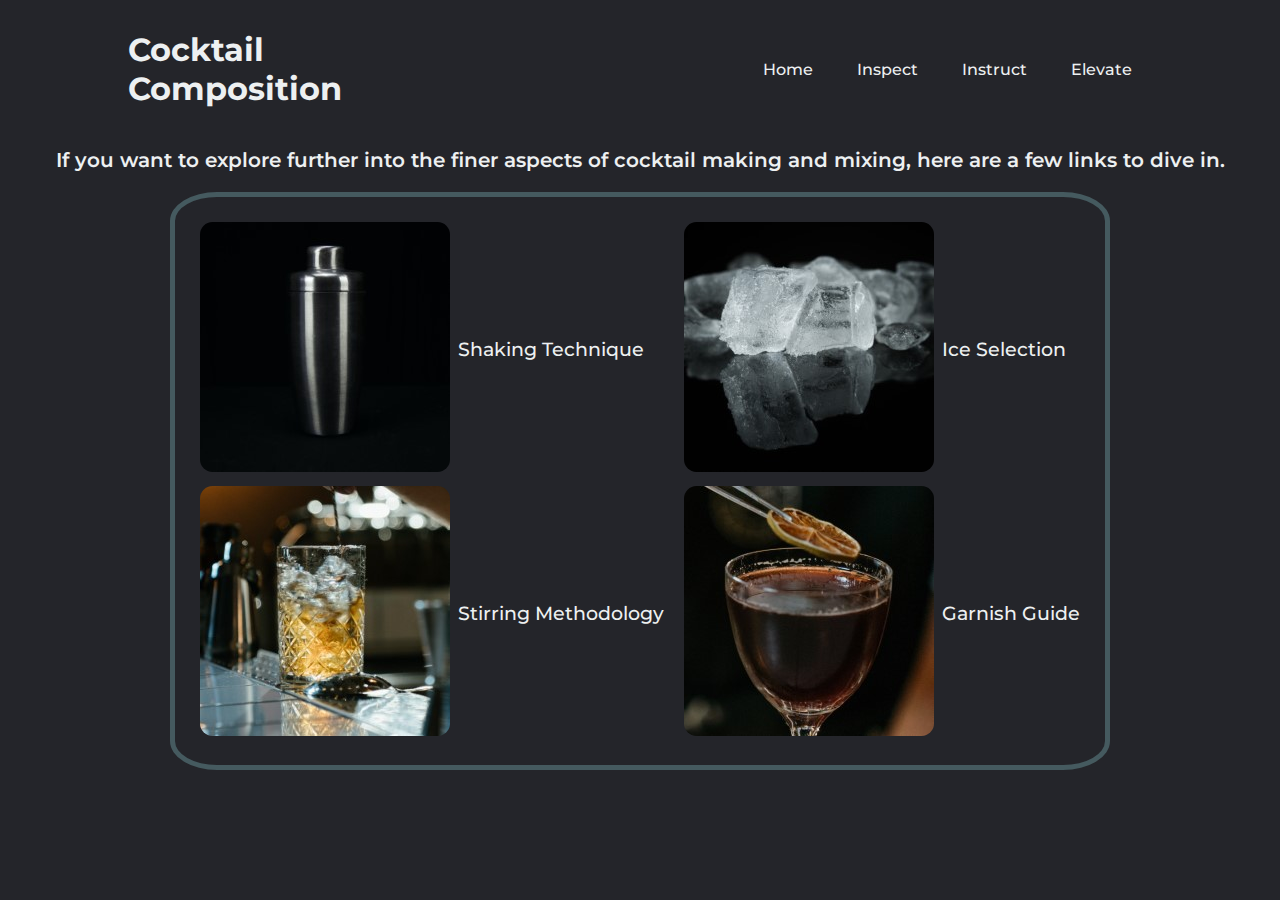
<file: elevate.html>
<!DOCTYPE html>
<html lang="en">
<head>
    <meta charset="UTF-8">
    <meta name="viewport" content="width=device-width, initial-scale=1.0">
    <link rel="stylesheet" type="text/css" href="layout.css">
    <title>Cocktail Composition</title>
</head>
<body>
    <header>
        <div class="title-box">
            <h1>
                Cocktail<br>Composition
            </h1>
        </div>
        <nav>
            <ul class="nav-links">
                <li><a href="/">Home</a></li>
                <li><a href="inspect.html">Inspect</a></li>
                <li><a href="instruct.html">Instruct</a></li>
                <li><a href="elevate.html">Elevate</a></li>
            </ul>
        </nav>
    </header>
    <main>
        <div class="sub-header">
            <p>If you want to explore further into the finer aspects of cocktail making and mixing, here are a few links to dive in. </p>
        </div>
        <div class="super-wrapper">
            <div class="elevate-wrapper">
                <div class="elevate-columns-1">
                    <div class="drink-links">
                        <a href="https://www.youtube.com/watch?v=VRhQKnvli14&ab_channel=Liquor.com">
                            <img src="shaker-tin (Custom) (2).jpg" alt="Cocktail Shaker Tin" class="drink-links-img">
                        </a>
                        <a href="https://www.youtube.com/watch?v=VRhQKnvli14&ab_channel=Liquor.com">
                            <p class="drink-links-descriptor">Shaking Technique</p>
                        </a>
                    </div>
                    <div class="drink-links">
                        <a href="https://www.youtube.com/watch?v=ZJ4JjS10FC8&ab_channel=Liquor.com">
                            <img src="cocktail-stirring (Custom) (2).jpg" alt="Cocktail Stirring" class="drink-links-img">
                        </a>
                        <a href="https://www.youtube.com/watch?v=ZJ4JjS10FC8&ab_channel=Liquor.com">
                            <p class="drink-links-descriptor">Stirring Methodology</p>
                        </a>
                    </div>
                </div>
                <div class="elevate-columns-2">
                    <div class="drink-links">
                        <a href="https://www.masterclass.com/articles/how-to-choose-the-right-cocktail-ice">
                            <img src="cocktail ice (Custom) (2).jpg" alt="Cocktail Ice" class="drink-links-img">
                        </a>
                        <a href="https://www.masterclass.com/articles/how-to-choose-the-right-cocktail-ice">
                            <p class="drink-links-descriptor">Ice Selection</p>
                        </a>
                    </div>
                    <div class="drink-links">
                        <a href="https://www.winemag.com/2021/06/11/cocktail-garnish-guide/">
                            <img src="garnish (Custom) (2).jpg" alt="Cocktail Garnish" class="drink-links-img">
                        </a>
                        <a href="https://www.winemag.com/2021/06/11/cocktail-garnish-guide/">
                            <p class="drink-links-descriptor">Garnish Guide</p>
                        </a>
                    </div>
                </div>
            </div>
        </div>
    </main>
</file>
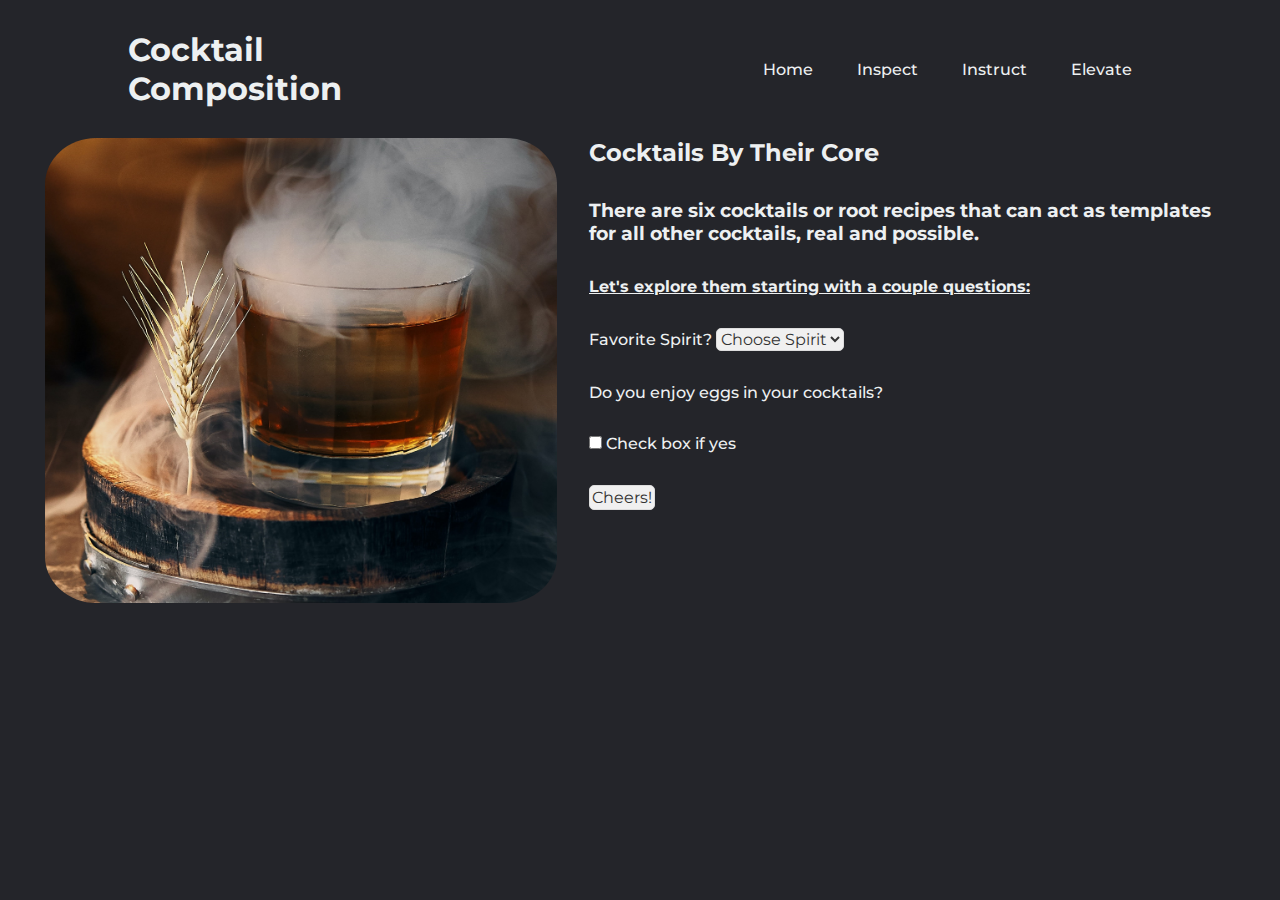
<file: inspect.html>
<!DOCTYPE html>
<html lang="en">
<head>
    <meta charset="UTF-8">
    <meta name="viewport" content="width=device-width, initial-scale=1.0">
    <link rel="stylesheet" type="text/css" href="layout.css">
    <title>Cocktail Composition</title>
</head>
<body>
    <header>
        <div class="title-box">
            <h1>
                Cocktail<br>Composition
            </h1>
        </div>
        <nav>
            <ul class="nav-links">
                <li><a href="/">Home</a></li>
                <li><a href="inspect.html">Inspect</a></li>
                <li><a href="instruct.html">Instruct</a></li>
                <li><a href="elevate.html">Elevate</a></li>
            </ul>
        </nav>
    </header>
    <main class="inspect-wrapper">
        <aside><img class="bg-image2" src="smoky-drink.jpg" alt="Photo by Pylyp Sukhenko on Unsplash.">
        </aside>
        <div class="center-inspect">
            <div class="secondary-title-inspect">
                <h2>Cocktails By Their Core</h2>
            </div>

            <div class="tertiary-title-inspect">
                <h3>There are six cocktails or root recipes that can act as templates<br> for all other cocktails, real and possible.</h3>
            </div>
            <div class="form-styling">
                <form action="instruct.html" method="post">
                    <fieldset>
                        <div class="form-title">
                            <h4>Let's explore them starting with a couple questions:</h4>
                        </div>
                        <div class="dropdown-menu">
                            <label for="favorite-spirit">Favorite Spirit?</label>
                            <select name="user-spirit-choice" id="favorite-spirit" class="select">
                                <option disabled selected>Choose Spirit</option>
                                <option value="whiskey">Whiskey</option>
                                <option value="gin">Gin</option>
                                <option value="rum">Rum</option>
                                <option value="brandy">Brandy</option>
                                <option value="vodka">Vodka</option>
                            </select>
                        </div>
                        <div class="egg-question">
                            Do you enjoy eggs in your cocktails?
                        </div>
                        <div class="egg-question">
                            <input type="checkbox" id="egg" name="egg" class="egg-checkbox">
                            <label for="egg">Check box if yes</label>
                        </div>
                    </fieldset>
                    <a href="instruct.html">
                        <button class="cheers-styled" type="button">
                            Cheers!
                        </button>
                    </a>
                </form>
            </div>
        </div>
    </main>
</file>
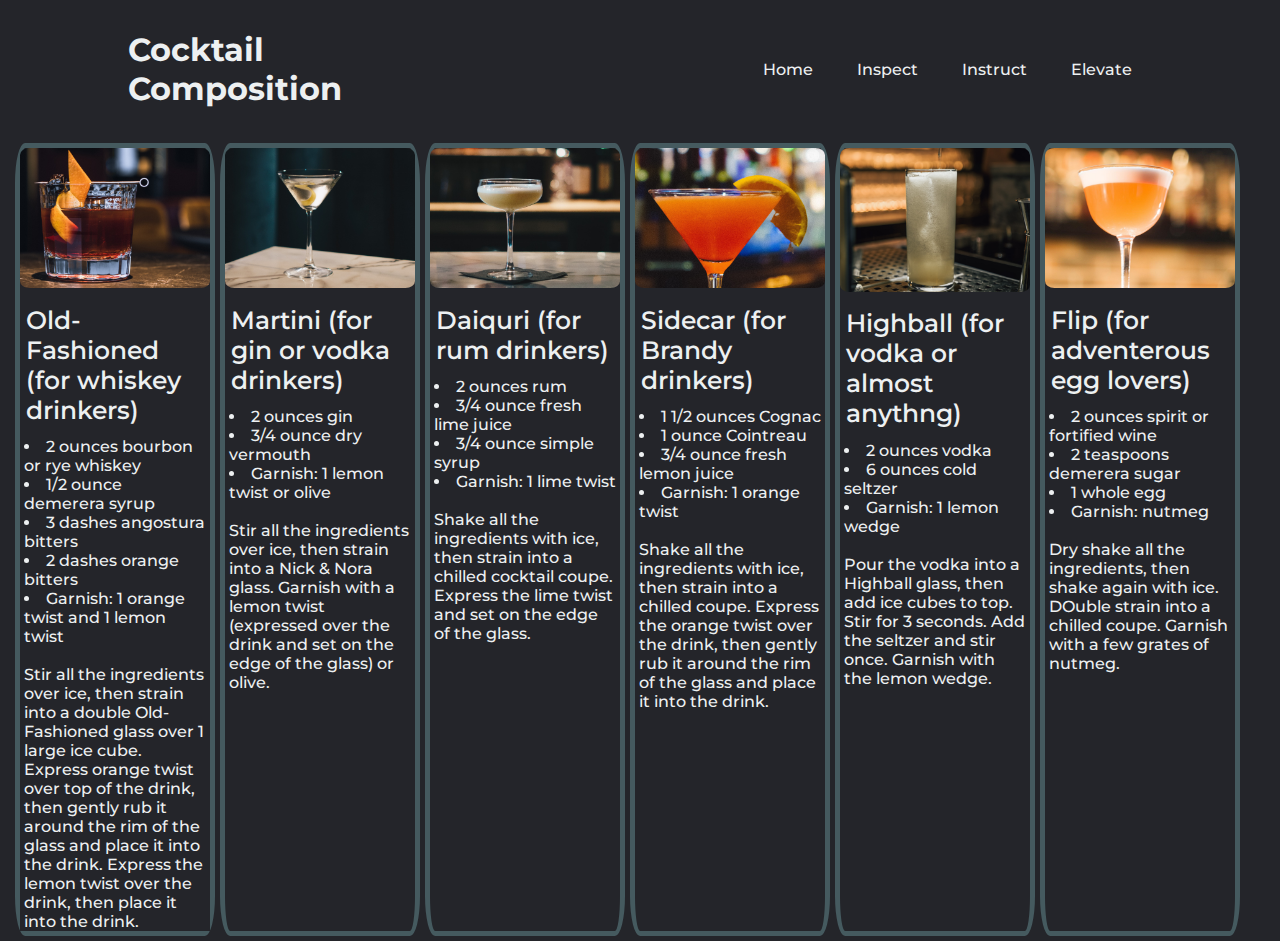
<file: instruct.html>
<!DOCTYPE html>
<html lang="en">
<head>
    <meta charset="UTF-8">
    <meta name="viewport" content="width=device-width, initial-scale=1.0">
    <link rel="stylesheet" type="text/css" href="layout.css">
    <title>Cocktail Composition</title>
</head>
<body>
    <header>
        <div class="title-box">
            <h1>
                Cocktail<br>Composition
            </h1>
        </div>
        <nav>
            <ul class="nav-links">
                <li><a href="/">Home</a></li>
                <li><a href="inspect.html">Inspect</a></li>
                <li><a href="instruct.html">Instruct</a></li>
                <li><a href="elevate.html">Elevate</a></li>
            </ul>
        </nav>
    </header>
    <main>
        <div class="instruct-wrap">
            <div class="row">
                <div class="column">
                    <img src="old-fashioned (Custom).jpg" alt="" class="instruct-img">
                    <div>
                        <div class="cocktail-title">
                            Old-Fashioned (for whiskey drinkers)
                        </div>
                        <div class="instructions">
                            <ul>
                                <li>2 ounces bourbon or rye whiskey</li>
                                <li>1/2 ounce demerera syrup</li>
                                <li>3 dashes angostura bitters</li>
                                <li>2 dashes orange bitters</li>
                                <li>Garnish: 1 orange twist and 1 lemon twist</li>
                            </ul>
                            <p><br>Stir all the ingredients over ice, then strain into a double Old-Fashioned glass over 1 large ice cube.
                                 Express orange twist over top of the drink, then gently rub it around the rim of the glass and place it into
                                 the drink. Express the lemon twist over the drink, then place it into the drink.</p>
                        </div>
                    </div>
                </div>
                <div class="column">
                    <img src="martini (Custom).jpg" alt="" class="instruct-img">
                    <div>
                        <div class="cocktail-title">
                            Martini (for gin or vodka drinkers)
                        </div>
                        <div class="instructions">
                            <ul>
                                <li>2 ounces gin</li>
                                <li>3/4 ounce dry vermouth</li>
                                <li>Garnish: 1 lemon twist or olive</li>
                            </ul>
                            <p><br>Stir all the ingredients over ice, then strain into a Nick & Nora glass. Garnish with a lemon twist
                                (expressed over the drink and set on the edge of the glass) or olive.</p>
                        </div>
                    </div>
                </div>
                <div class="column">
                    <img src="daiquri (Custom).jpg" alt="" class="instruct-img">
                    <div>
                        <div class="cocktail-title">
                            Daiquri (for rum drinkers)
                        </div>
                        <div class="instructions">
                            <ul>
                                <li>2 ounces rum</li>
                                <li>3/4 ounce fresh lime juice</li>
                                <li>3/4 ounce simple syrup</li>
                                <li>Garnish: 1 lime twist</li>
                            </ul>
                            <p><br>Shake all the ingredients with ice, then strain into a chilled cocktail coupe. Express the lime twist and set on
                                the edge of the glass.</p>
                        </div>
                    </div>
                </div>
                <div class="column">
                    <img src="sidecar (Custom).jpg" alt="" class="instruct-img">
                    <div>
                        <div class="cocktail-title">
                            Sidecar (for Brandy drinkers)
                        </div>
                        <div class="instructions">
                            <ul>
                                <li>1 1/2 ounces Cognac</li>
                                <li>1 ounce Cointreau</li>
                                <li>3/4 ounce fresh lemon juice</li>
                                <li>Garnish: 1 orange twist</li>
                            </ul>
                            <p><br>Shake all the ingredients with ice, then strain into a chilled coupe. Express the orange twist over the drink,
                                then gently rub it around the rim of the glass and place it into the drink.</p>
                        </div>
                    </div>
                </div>
                <div class="column">
                    <img src="highball2v3.jpg" alt="" class="instruct-img">
                    <div>
                        <div class="cocktail-title">
                            Highball (for vodka or almost anythng)
                        </div>
                        <div class="instructions">
                            <ul>
                                <li>2 ounces vodka</li>
                                <li>6 ounces cold seltzer</li>
                                <li>Garnish: 1 lemon wedge</li>
                            </ul>
                            <p><br>Pour the vodka into a Highball glass, then add ice cubes to top. Stir for 3 seconds. Add the seltzer and stir
                                once. Garnish with the lemon wedge.</p>
                        </div>
                    </div>
                </div>
                <div class="column">
                    <img src="flip (Custom).jpg" alt="" class="instruct-img">
                    <div>
                        <div class="cocktail-title">
                            Flip (for adventerous egg lovers)
                        </div>
                        <div class="instructions">
                            <ul>
                                <li>2 ounces spirit or fortified wine</li>
                                <li>2 teaspoons demerera sugar</li>
                                <li>1 whole egg</li>
                                <li>Garnish: nutmeg</li>
                                <p><br>Dry shake all the ingredients, then shake again with ice. DOuble strain into a chilled coupe. Garnish
                                with a few grates of nutmeg.</p>
                            </ul>
                        </div>
                    </div>
                </div>
            </div>
        </div>
    </main>
</file>
<file: layout.css>
@import url('https://fonts.googleapis.com/css2?family=Montserrat:wght@500&display=swap');
* {
    box-sizing: border-box;
    margin: 0;
    padding: 0;
    background-color: #24252A;
}

.nav-links, a, .title-box, main, footer {
    font-family: "Montserrat", sans-serif;
    font-weight: 500;
    font-size: 16px;
    color: #edf0f1;
    text-decoration: none;
}

header {
    display: flex;
    justify-content:space-between;
    align-items: center;
    padding: 30px 10%;
}

.title-box {
    cursor: pointer;

}

.nav-links {
    list-style: none;
}

.nav-links > li {
    display: inline-block;
    padding: 0px 20px;
}

.nav-links li a, .drink-links a {
    transition: all 0.3s ease 0s;
}

.nav-links li a:hover, .drink-links a:hover {
    color: #0088a9;
}

.structure-container {
    display: flex;
    justify-content: flex-end;
}

.bg-image {
    border-radius: 8%;
    border-bottom: -10%;
    width: 94vw;
    margin: auto;
    display: block;
}

.inspect-wrapper {
    display:flex;
}

.bg-image2 {
    width: 40vw;
    border-radius: 10%;
    margin-left: 45px;

}

.center-inspect {
    display: flex;
    flex-direction: column;
}

.secondary-title-inspect {
    margin: 0 2em 0em
}

.tertiary-title-inspect {
    margin: 2em 2em 1em;
}

fieldset {
    border:0;
}

form {
    margin: 0 2em 0;
}

.select {
    padding: 8px, 12px;
    color: #333333;
    background-color: #f0f0f0;
    border: 1px solid #dddddd;
    cursor: pointer;
    border-radius: 5px;
}

.select:focus,
.select:hover {
    outline: none;
    border: 1px solid #333333;
    background-color: #eeeeee;
}

option {
    background-color: #f0f0f0;
    padding: 10px;
}

button, input, select, textarea, .egg-question {
    font-family: inherit;
    font-size: 100%;
    color: inherit;
}

.form-title, .dropdown-menu, .egg-question, .egg-checkbox {
    padding-left: 0;
    padding-right 0;
    padding-top: 1em;
    padding-bottom: 1em;
}

.form-title {
    text-decoration: underline;
}

button {
    padding: 2px;
    color: #333333;
    background-color: #f0f0f0;
    border: 1px solid #dddddd;
    cursor: pointer;
    border-radius: 5px;
    margin: 1em 0;
}

button:focus, button:hover {
    outline: none;
    border: 1px solid #333333;
    background-color: #eeeeee;
}

.instruct-wrap {
    box-sizing: border-box;
    margin: 5px 15px;
}

.row {

    display: flex;
    flex-direction: row;
    column-gap: 5px;
}

.column {
    border: 5px #455a5f solid;
    border-radius: 5%;
    max-width: 16%;
}

.instruct-img {
    max-width: 100%;
    border-radius: 5%;
    max-height: 1806px;
}

.instructions {
    margin: 0 0.25em;
}
.instructions ul {
    list-style-position: inside;
}

.cocktail-title {
    font-size: 25px;
    font-weight: 550;
    margin: 0.5em 0.25em 0.5em;
}

.sub-header {
    display: flex;
    justify-content: center;
    font-size: 20px;
    font-weight: 600;
    margin: 10px 0px 0px;
}

.drink-links {
    height: auto;
    display:flex;
    align-items: center;
    margin: 10px;
}

.elevate-wrapper {
    display: flex;
    flex-direction: row;
    justify-content: center;
    margin-top: 20px;
    border: 5px #455a5f solid;
    border-radius: 5%;
    padding: 15px;
    width:fit-content
}

.elevate-columns-1 .elevate-columns-2 {
    display: flex;
    flex-direction: column;
}

.drink-links-descriptor {
    margin-left: 8px;
    font-size: larger;
}

.super-wrapper {
    display: flex;
    justify-content: center;
}

.drink-links-img {
    border-radius: 5%;
}
</file>
